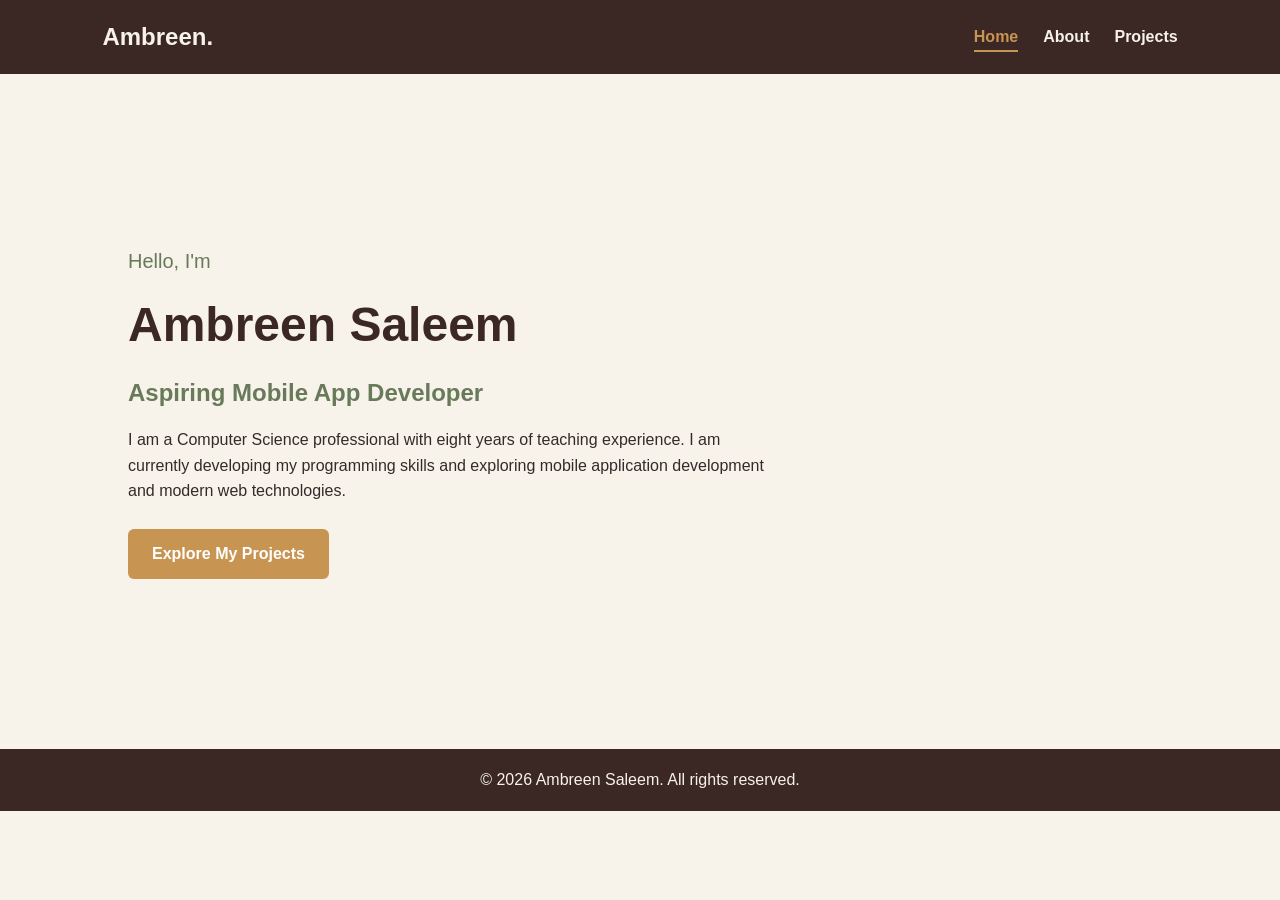
<file: index.html>
<!DOCTYPE html>
<html lang="en">

<head>
    <meta charset="UTF-8">
    <meta name="viewport" content="width=device-width, initial-scale=1.0">
    <meta name="description" content="Ambreen Saleem's personal developer portfolio.">
    <title>Ambreen Saleem | Developer Portfolio</title>
    <link rel="stylesheet" href="app.css">
</head>

<body>

    <header>
        <nav class="navbar">
            <a href="index.html" class="logo">Ambreen.</a>

            <ul class="nav-links">
                <li><a href="index.html">Home</a></li>
                <li><a href="about.html">About</a></li>
                <li><a href="projects.html">Projects</a></li>
            </ul>
        </nav>
    </header>

    <main>
        <section class="hero">
            <p class="intro">Hello, I'm</p>
            <h1>Ambreen Saleem</h1>
            <h2>Aspiring Mobile App Developer</h2>

            <p class="hero-description">
                I am a Computer Science professional with eight years
                of teaching experience. I am currently developing my
                programming skills and exploring mobile application
                development and modern web technologies.
            </p>

            <a href="projects.html" class="btn">Explore My Projects</a>
        </section>
    </main>

    <footer>
        <p>&copy; <span id="current-year"></span> Ambreen Saleem. All rights reserved.</p>
    </footer>

    <script src="app.js"></script>
</body>

</html>
</file>
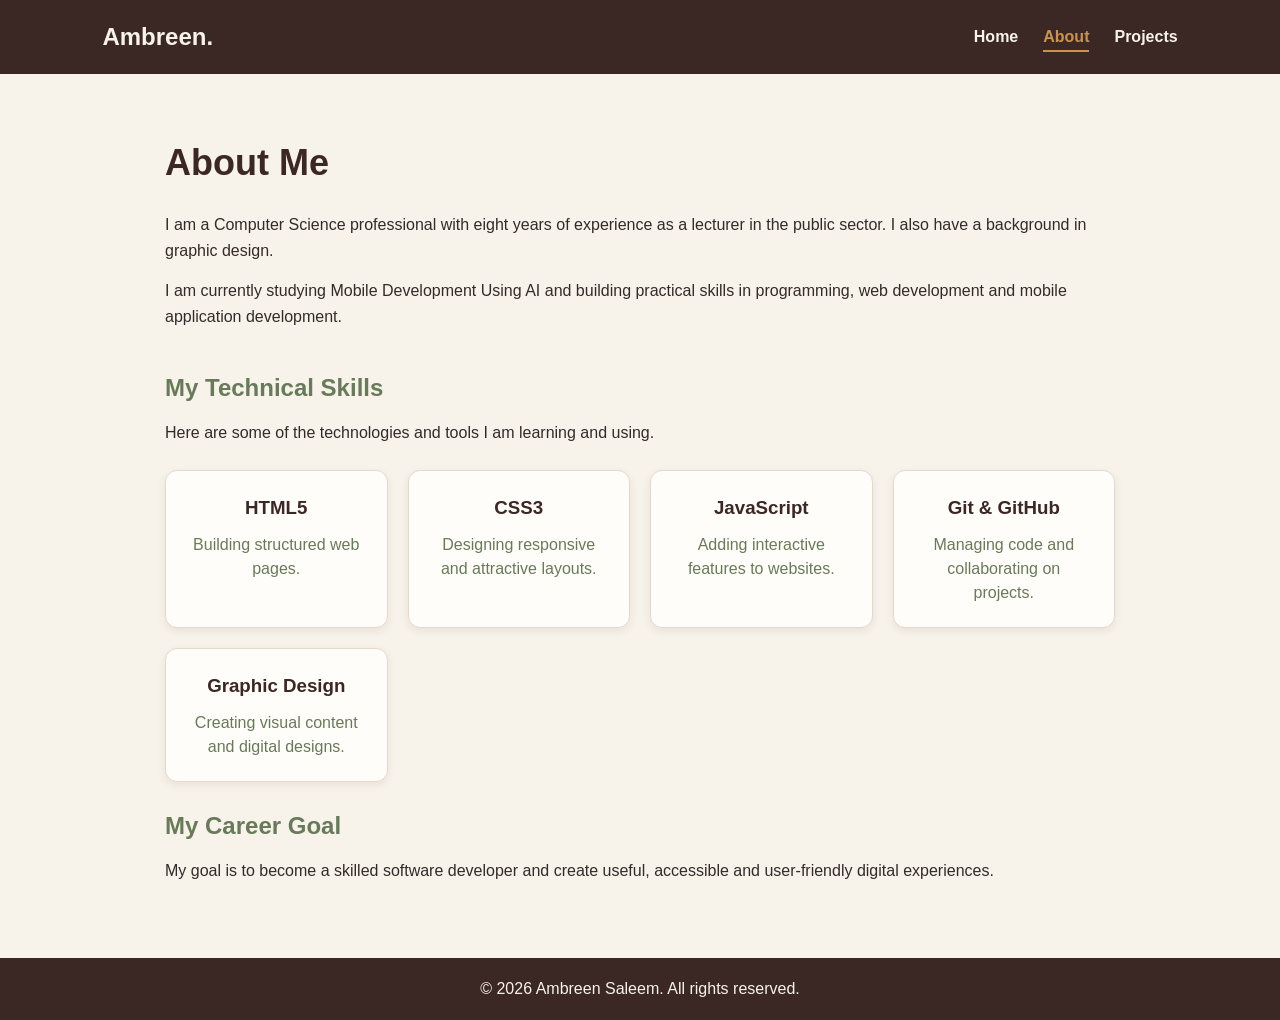
<file: about.html>
<!DOCTYPE html>
<html lang="en">

<head>
    <meta charset="UTF-8">
    <meta name="viewport" content="width=device-width, initial-scale=1.0">
    <meta name="description" content="Learn about Ambreen Saleem, her background and technical skills.">
    <title>About | Ambreen Saleem</title>
    <link rel="stylesheet" href="app.css">
</head>

<body>

    <header>
        <nav class="navbar">
            <a href="index.html" class="logo">Ambreen.</a>

            <ul class="nav-links">
                <li><a href="index.html">Home</a></li>
                <li><a href="about.html">About</a></li>
                <li><a href="projects.html">Projects</a></li>
            </ul>
        </nav>
    </header>

    <main class="page-content">
        <section>
            <h1>About Me</h1>

            <p>
                I am a Computer Science professional with eight years
                of experience as a lecturer in the public sector.
                I also have a background in graphic design.
            </p>

            <p>
                I am currently studying Mobile Development Using AI
                and building practical skills in programming,
                web development and mobile application development.
            </p>
        </section>
        <section class="skills-section">
            <h2>My Technical Skills</h2>

            <p>Here are some of the technologies and tools I am learning and using.</p>

            <div class="skills-list">
                <div class="skill-card">
                    <h3>HTML5</h3>
                    <p>Building structured web pages.</p>
                </div>

                <div class="skill-card">
                    <h3>CSS3</h3>
                    <p>Designing responsive and attractive layouts.</p>
                </div>

                <div class="skill-card">
                    <h3>JavaScript</h3>
                    <p>Adding interactive features to websites.</p>
                </div>

                <div class="skill-card">
                    <h3>Git & GitHub</h3>
                    <p>Managing code and collaborating on projects.</p>
                </div>

                <div class="skill-card">
                    <h3>Graphic Design</h3>
                    <p>Creating visual content and digital designs.</p>
                </div>
            </div>
        </section>

        <section>
            <h2>My Career Goal</h2>

            <p>
                My goal is to become a skilled software developer
                and create useful, accessible and user-friendly
                digital experiences.
            </p>
        </section>
    </main>

    <footer>
        <p>&copy; <span id="current-year"></span> Ambreen Saleem. All rights reserved.</p>
    </footer>

    <script src="app.js"></script>
</body>

</html>
</file>
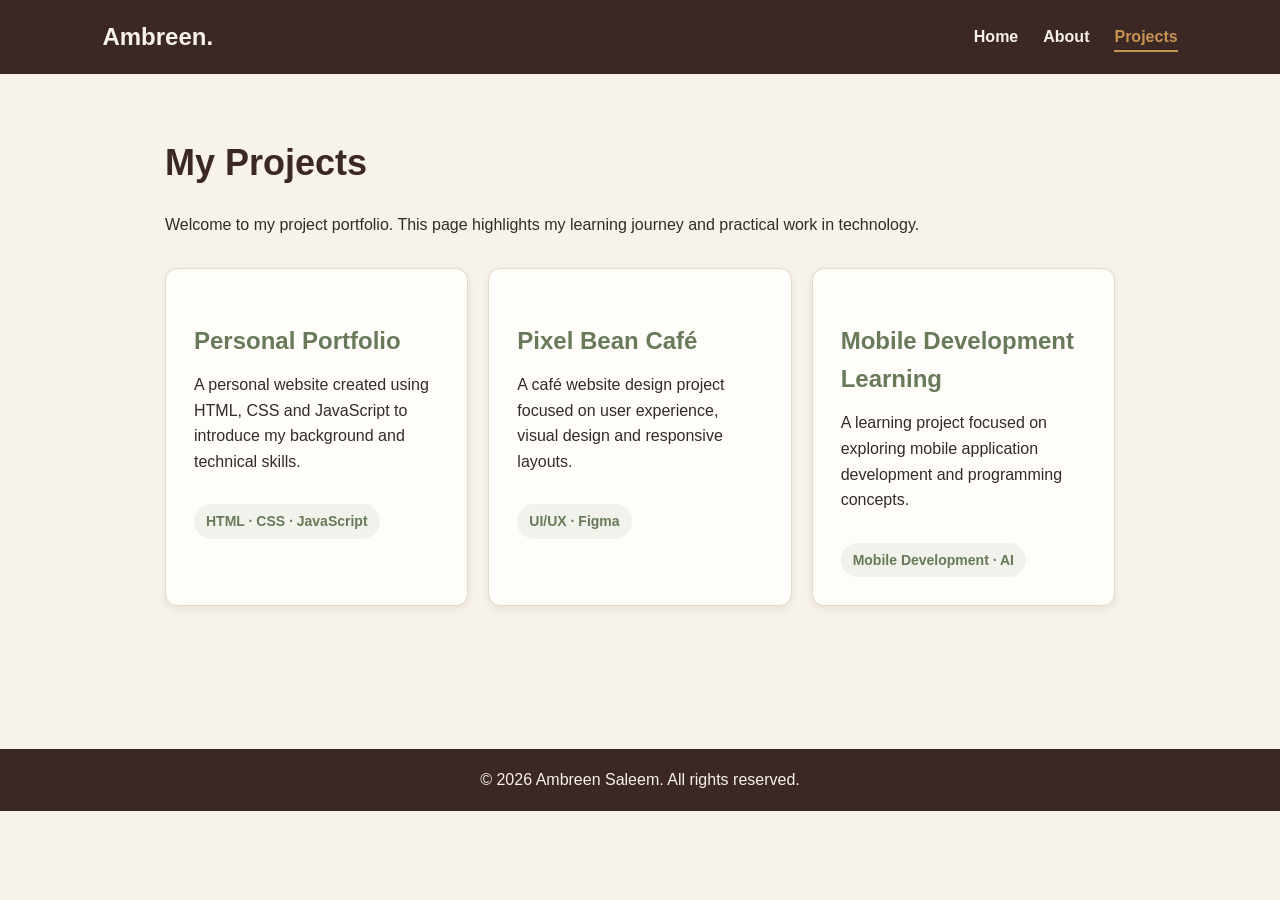
<file: projects.html>
<!DOCTYPE html>
<html lang="en">

<head>
    <meta charset="UTF-8">
    <meta name="viewport" content="width=device-width, initial-scale=1.0">
    <meta name="description" content="Explore the web and mobile development projects of Ambreen Saleem.">
    <title>Projects | Ambreen Saleem</title>
    <link rel="stylesheet" href="app.css">
</head>

<body>

    <header>
        <nav class="navbar">
            <a href="index.html" class="logo">Ambreen.</a>

            <ul class="nav-links">
                <li><a href="index.html">Home</a></li>
                <li><a href="about.html">About</a></li>
                <li><a href="projects.html">Projects</a></li>
            </ul>
        </nav>
    </header>

    <main class="page-content">
        <section>
            <h1>My Projects</h1>

            <p>
                Welcome to my project portfolio. This page highlights
                my learning journey and practical work in technology.
            </p>
        </section>

        <section class="project-grid">

            <article class="project-card">
                <h2>Personal Portfolio</h2>
                <p>
                    A personal website created using HTML, CSS
                    and JavaScript to introduce my background
                    and technical skills.
                </p>
                <span>HTML · CSS · JavaScript</span>
            </article>

            <article class="project-card">
                <h2>Pixel Bean Café</h2>
                <p>
                    A café website design project focused on
                    user experience, visual design and responsive
                    layouts.
                </p>
                <span>UI/UX · Figma</span>
            </article>

            <article class="project-card">
                <h2>Mobile Development Learning</h2>
                <p>
                    A learning project focused on exploring
                    mobile application development and
                    programming concepts.
                </p>
                <span>Mobile Development · AI</span>
            </article>

        </section>
    </main>

    <footer>
        <p>&copy; <span id="current-year"></span> Ambreen Saleem. All rights reserved.</p>
    </footer>

    <script src="app.js"></script>
</body>

</html>
</file>
<file: app.css>
/* General Styles */
* {
    margin: 0;
    padding: 0;
    box-sizing: border-box;
}

body {
    font-family: Arial, sans-serif;
    line-height: 1.6;
    color: #332b29;
    background-color: #f7f2ea;
}

/* Navigation */
header {
    background-color: #3b2723;
    padding: 18px 8%;
}

.navbar {
    display: flex;
    justify-content: space-between;
    align-items: center;
}

.logo {
    color: #f7f2ea;
    font-size: 24px;
    font-weight: bold;
    text-decoration: none;
}

.nav-links {
    display: flex;
    gap: 25px;
    list-style: none;
}

.nav-links a {
    color: #f7f2ea;
    text-decoration: none;
    font-weight: bold;
}

.nav-links a:hover {
    color: #c89452;
}

/* Homepage Hero */
.hero {
    min-height: 75vh;
    padding: 100px 10%;
    display: flex;
    flex-direction: column;
    justify-content: center;
    align-items: flex-start;
}

.intro {
    color: #687a5a;
    font-size: 20px;
}

.hero h1 {
    color: #3b2723;
    font-size: 48px;
    margin: 10px 0;
}

.hero h2 {
    color: #687a5a;
    margin-bottom: 15px;
}

.hero-description {
    max-width: 650px;
    margin-bottom: 25px;
}

/* Buttons */
.btn {
    display: inline-block;
    background-color: #c89452;
    color: #ffffff;
    padding: 12px 24px;
    border-radius: 6px;
    text-decoration: none;
    font-weight: bold;
}

.btn:hover {
    background-color: #a87538;
}

/* Inner Pages */
.page-content {
    max-width: 1000px;
    min-height: 75vh;
    margin: 0 auto;
    padding: 60px 25px;
}

.page-content h1 {
    color: #3b2723;
    font-size: 36px;
    margin-bottom: 20px;
}

.page-content h2 {
    color: #687a5a;
    margin: 25px 0 12px;
}

.page-content p {
    margin-bottom: 15px;
}

/* Skills */
.skills-list {
    padding-left: 25px;
}

.skills-list li {
    margin-bottom: 8px;
}

/* Project Cards */
.project-grid {
    display: grid;
    grid-template-columns: repeat(3, 1fr);
    gap: 20px;
    margin-top: 30px;
}

.project-card {
    background-color: #fffdf9;
    padding: 28px;
    border-radius: 12px;
    border: 1px solid #e5d9ca;
    box-shadow: 0 3px 8px rgba(59, 39, 35, 0.08);
    transition: transform 0.3s ease, box-shadow 0.3s ease;
}

.project-card:hover {
    transform: translateY(-5px);
    box-shadow: 0 8px 18px rgba(59, 39, 35, 0.15);
}

project-card h2 {
    margin-top: 0;
    margin-bottom: 12px;
    color: #3b2723;
}

.project-card p {
    line-height: 1.6;
}

.project-card span {
    display: inline-block;
    color: #687a5a;
    background-color: #f0f2eb;
    font-weight: bold;
    padding: 6px 12px;
    margin-top: 15px;
    border-radius: 20px;
    font-size: 14px;
}

/* Footer */
footer {
    background-color: #3b2723;
    color: #f7f2ea;
    text-align: center;
    padding: 18px;
}

/* Responsive Layout */
/* Mobile Responsiveness */
@media (max-width: 768px) {
    .navbar {
        flex-direction: column;
        gap: 15px;
        padding: 20px 5%;
    }

    .nav-links {
        flex-wrap: wrap;
        justify-content: center;
        gap: 12px;
    }

    .nav-links a {
        font-size: 14px;
    }

    .hero {
        padding: 55px 5%;
        text-align: center;
    }

    .hero h1 {
        font-size: 32px;
        line-height: 1.3;
    }

    .hero p {
        font-size: 16px;
    }

    .project-grid {
        grid-template-columns: 1fr;
        gap: 20px;
    }

    .project-card {
        padding: 22px;
    }
}

/* Extra Small Screens */
@media (max-width: 480px) {
    .hero {
        padding: 40px 5%;
    }

    .hero h1 {
        font-size: 27px;
    }

    .nav-links {
        gap: 10px;
    }

    .project-card {
        padding: 18px;
    }
}

/* Active Navigation Link */
.nav-links a.active {
    color: #c89452;
    border-bottom: 2px solid #c89452;
    padding-bottom: 5px;
}

/* Interactive Skills Section */
.skills-section {
    margin-top: 40px;
}

.skills-section>p {
    line-height: 1.6;
    margin-bottom: 25px;
}

/* Skills Grid */
.skills-list {
    display: grid;
    grid-template-columns: repeat(auto-fit, minmax(180px, 1fr));
    gap: 20px;
    padding: 0;
    list-style: none;
}

/* Individual Skill Cards */
.skill-card {
    background-color: #fffdf9;
    border: 1px solid #e5d9ca;
    border-radius: 12px;
    padding: 22px;
    text-align: center;
    box-shadow: 0 3px 8px rgba(59, 39, 35, 0.08);
    transition: transform 0.3s ease, box-shadow 0.3s ease,
        border-color 0.3s ease;
}

/* Interactive Hover Effect */
.skill-card:hover {
    transform: translateY(-6px);
    box-shadow: 0 8px 18px rgba(59, 39, 35, 0.15);
    border-color: #c89452;
}

/* Skill Card Heading */
.skill-card h3 {
    color: #3b2723;
    margin-top: 0;
    margin-bottom: 10px;
}

/* Skill Card Description */
.skill-card p {
    color: #687a5a;
    line-height: 1.5;
    margin-bottom: 0;
}
</file>
